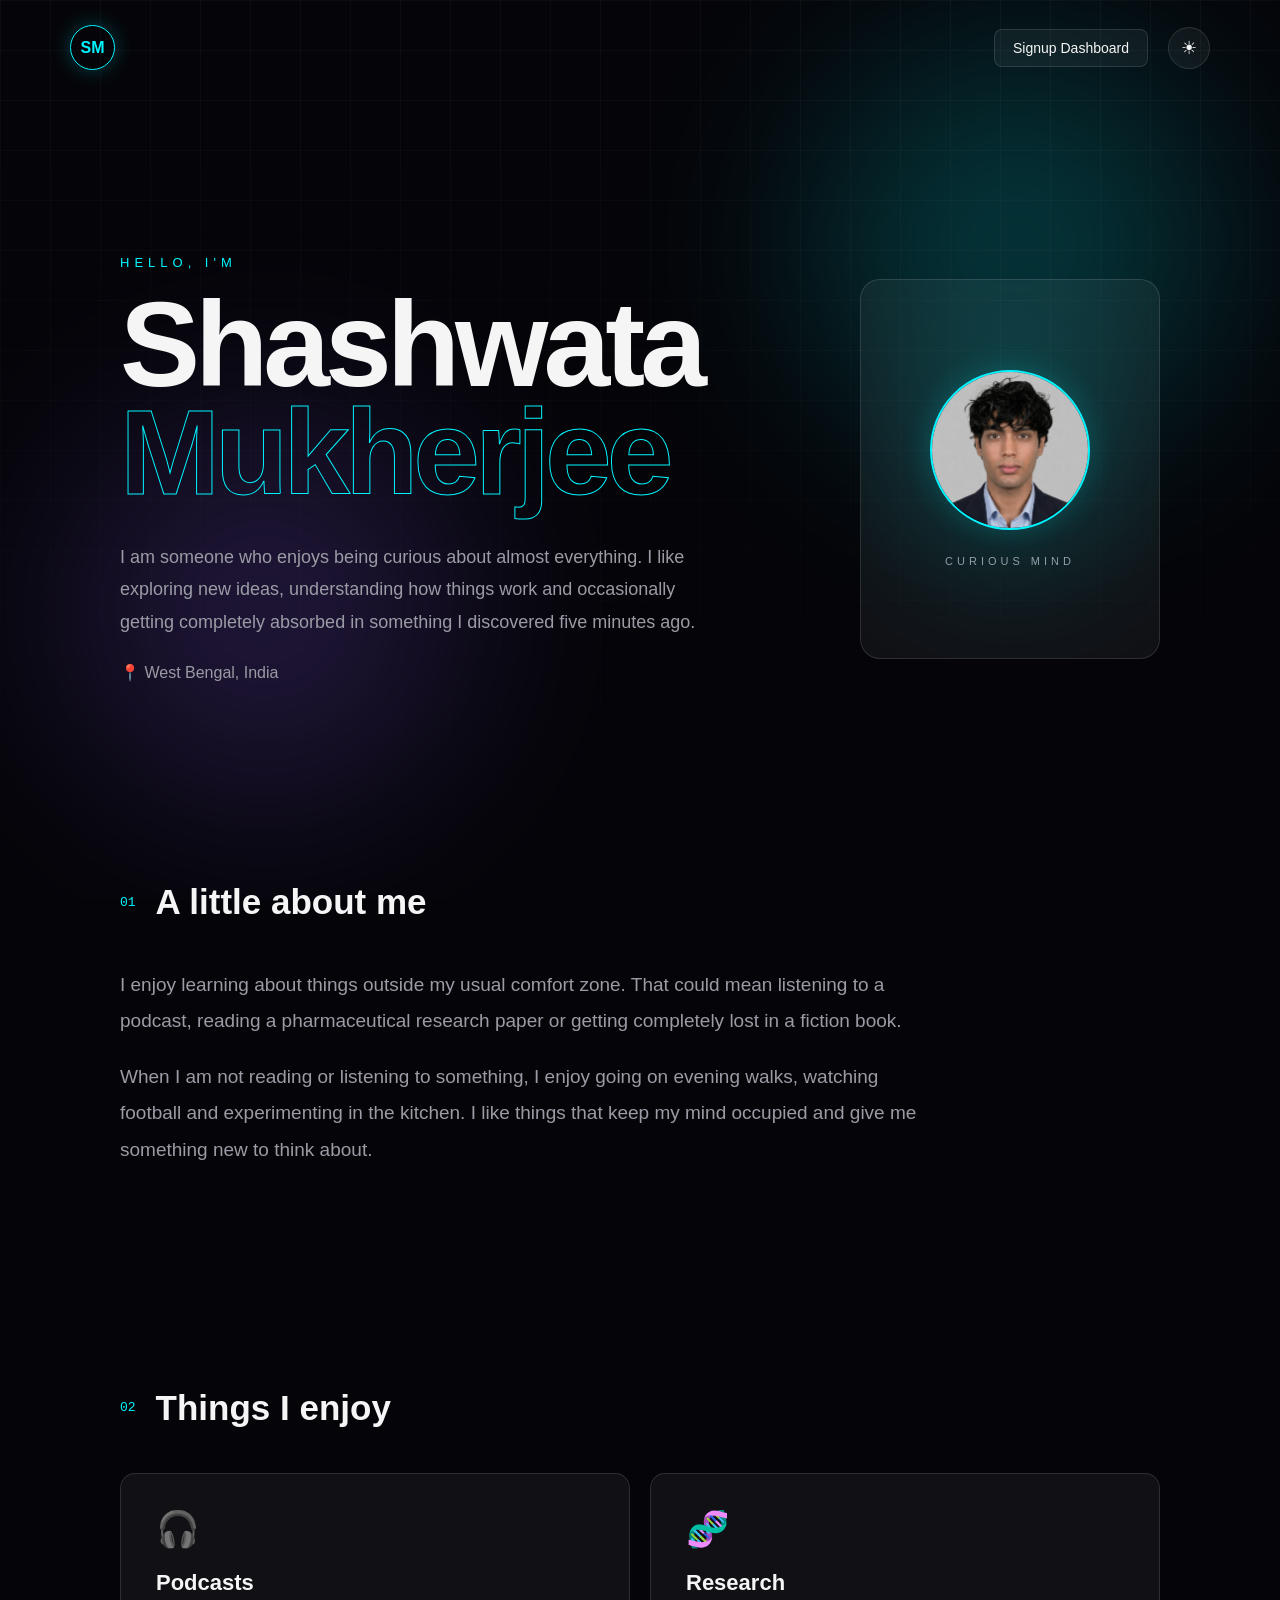
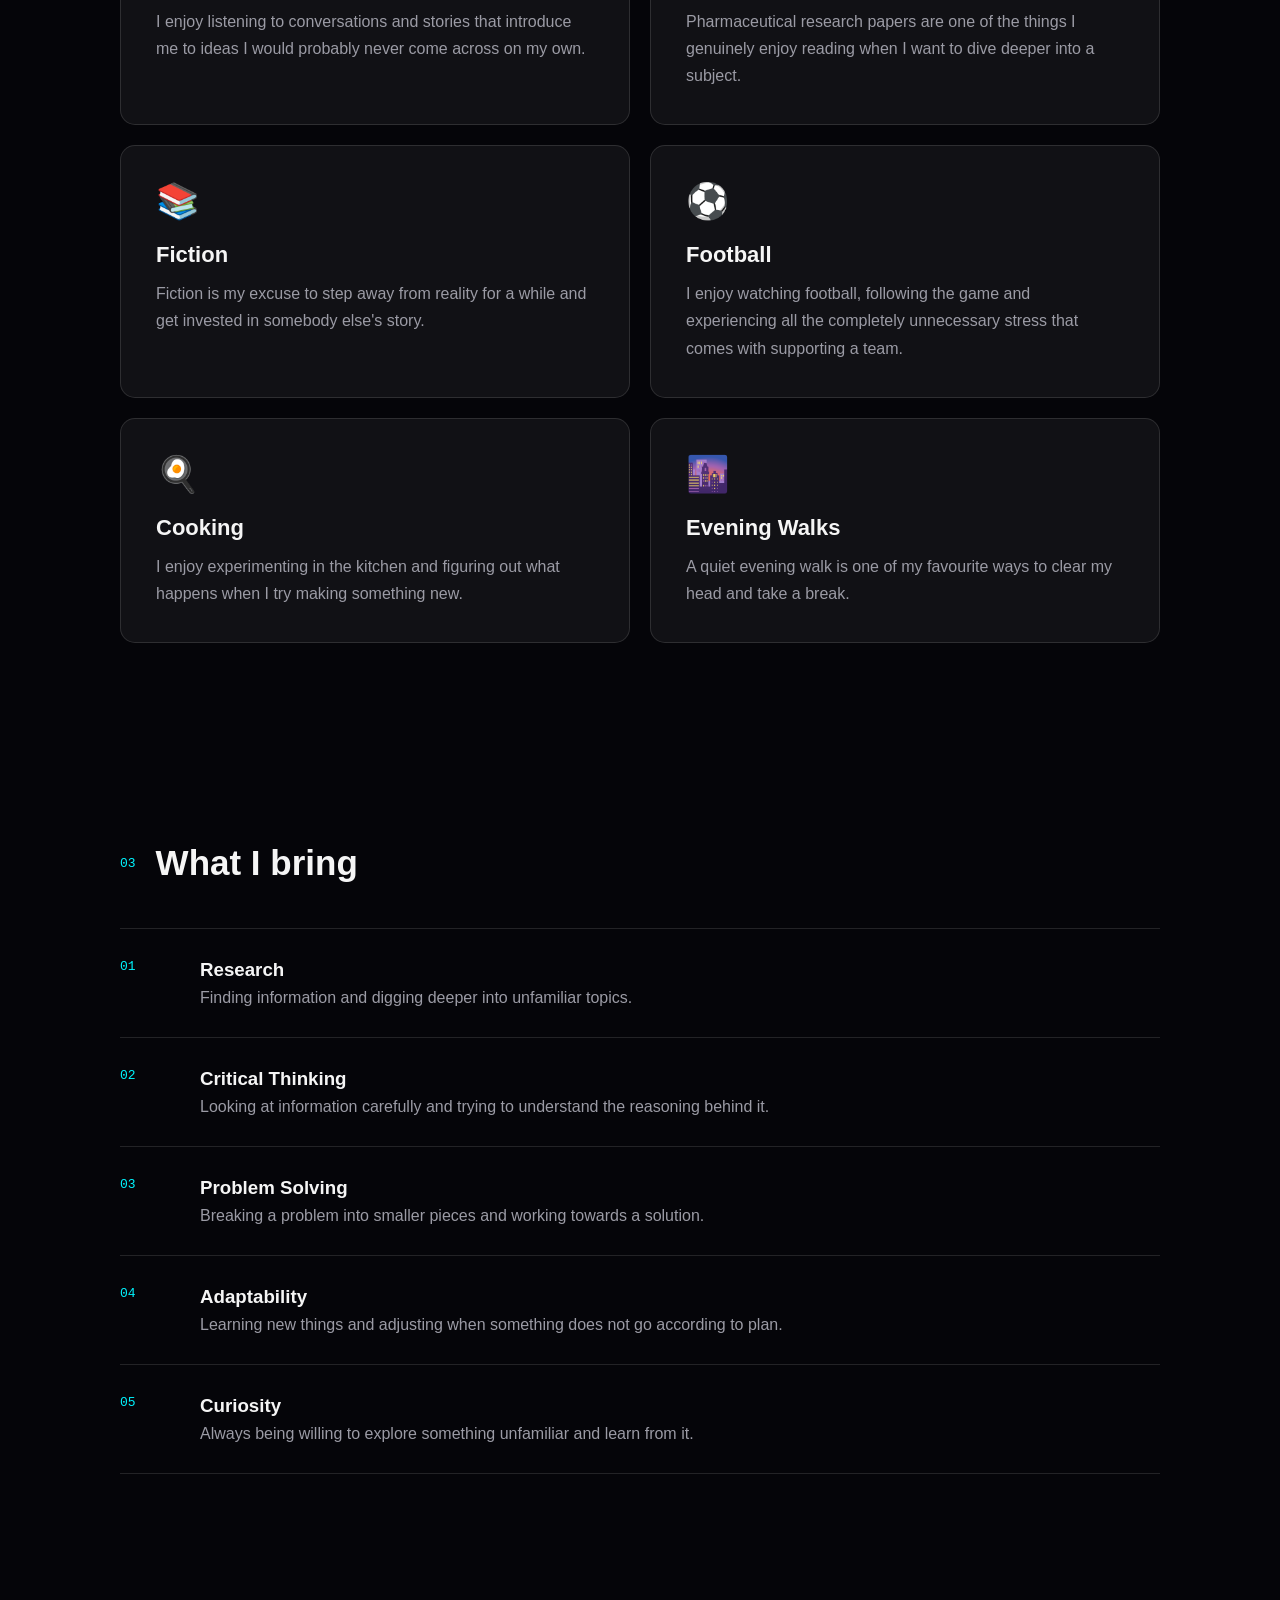
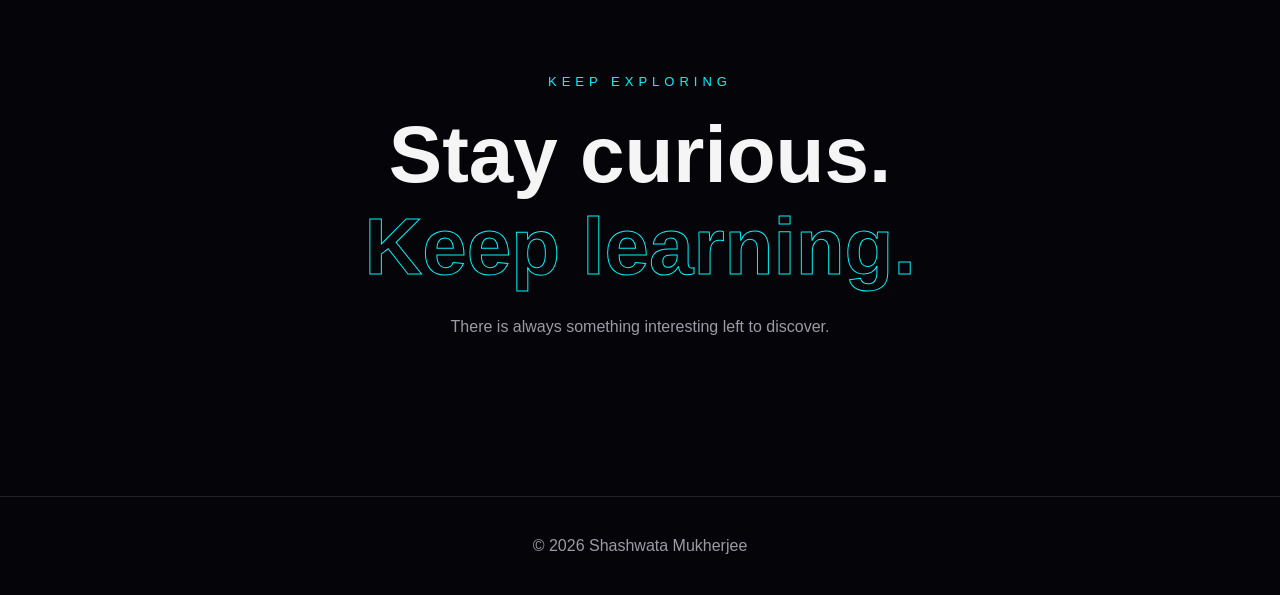
<file: index.html>
<!DOCTYPE html>
<html lang="en">

<head>
    <meta charset="UTF-8">
    <meta name="viewport" content="width=device-width, initial-scale=1.0">

    <title>Shashwata Mukherjee | Portfolio</title>

    <link rel="stylesheet" href="portfolio.css">
</head>

<body>

    <div class="background">
        <div class="orb orb1"></div>
        <div class="orb orb2"></div>
        <div class="grid"></div>
    </div>

    <header>

        <div class="logo">SM</div>

        <a href="signup.html" class="signup-link">Signup Dashboard</a>

        <button id="themeButton">☀</button>

    </header>


    <main>

        <section class="hero">

            <div class="heroText">

                <p class="eyebrow">HELLO, I'M</p>

                <h1>
                    Shashwata
                    <span>Mukherjee</span>
                </h1>

                <p class="intro">
                    I am someone who enjoys being curious about almost
                    everything. I like exploring new ideas, understanding
                    how things work and occasionally getting completely
                    absorbed in something I discovered five minutes ago.
                </p>

                <div class="location">
                    📍 West Bengal, India
                </div>

            </div>


            <div class="profileCard">

                <div class="profileGlow"></div>

                <img src="profile.jpg" alt="Shashwata Mukherjee" class="profileImage">

                <p>CURIOUS MIND</p>

            </div>

        </section>


        <section class="about">

            <div class="sectionTitle">
                <span>01</span>
                <h2>A little about me</h2>
            </div>

            <div class="aboutContent">

                <p>
                    I enjoy learning about things outside my usual
                    comfort zone. That could mean listening to a podcast,
                    reading a pharmaceutical research paper or getting
                    completely lost in a fiction book.
                </p>

                <p>
                    When I am not reading or listening to something,
                    I enjoy going on evening walks, watching football
                    and experimenting in the kitchen. I like things that
                    keep my mind occupied and give me something new to
                    think about.
                </p>

            </div>

        </section>


        <section class="interests">

            <div class="sectionTitle">
                <span>02</span>
                <h2>Things I enjoy</h2>
            </div>


            <div class="cards">

                <div class="card">
                    <div class="icon">🎧</div>

                    <h3>Podcasts</h3>

                    <p>
                        I enjoy listening to conversations and stories
                        that introduce me to ideas I would probably
                        never come across on my own.
                    </p>
                </div>


                <div class="card">
                    <div class="icon">🧬</div>

                    <h3>Research</h3>

                    <p>
                        Pharmaceutical research papers are one of
                        the things I genuinely enjoy reading when
                        I want to dive deeper into a subject.
                    </p>
                </div>


                <div class="card">
                    <div class="icon">📚</div>

                    <h3>Fiction</h3>

                    <p>
                        Fiction is my excuse to step away from
                        reality for a while and get invested in
                        somebody else's story.
                    </p>
                </div>


                <div class="card">
                    <div class="icon">⚽</div>

                    <h3>Football</h3>

                    <p>
                        I enjoy watching football, following the game
                        and experiencing all the completely unnecessary
                        stress that comes with supporting a team.
                    </p>
                </div>


                <div class="card">
                    <div class="icon">🍳</div>

                    <h3>Cooking</h3>

                    <p>
                        I enjoy experimenting in the kitchen and
                        figuring out what happens when I try making
                        something new.
                    </p>
                </div>


                <div class="card">
                    <div class="icon">🌆</div>

                    <h3>Evening Walks</h3>

                    <p>
                        A quiet evening walk is one of my favourite
                        ways to clear my head and take a break.
                    </p>
                </div>

            </div>

        </section>


        <section class="skills">

            <div class="sectionTitle">
                <span>03</span>
                <h2>What I bring</h2>
            </div>


            <div class="skillList">

                <div class="skill">

                    <span>01</span>

                    <div>
                        <h3>Research</h3>

                        <p>
                            Finding information and digging deeper
                            into unfamiliar topics.
                        </p>
                    </div>

                </div>


                <div class="skill">

                    <span>02</span>

                    <div>
                        <h3>Critical Thinking</h3>

                        <p>
                            Looking at information carefully and
                            trying to understand the reasoning behind it.
                        </p>
                    </div>

                </div>


                <div class="skill">

                    <span>03</span>

                    <div>
                        <h3>Problem Solving</h3>

                        <p>
                            Breaking a problem into smaller pieces
                            and working towards a solution.
                        </p>
                    </div>

                </div>


                <div class="skill">

                    <span>04</span>

                    <div>
                        <h3>Adaptability</h3>

                        <p>
                            Learning new things and adjusting when
                            something does not go according to plan.
                        </p>
                    </div>

                </div>


                <div class="skill">

                    <span>05</span>

                    <div>
                        <h3>Curiosity</h3>

                        <p>
                            Always being willing to explore something
                            unfamiliar and learn from it.
                        </p>
                    </div>

                </div>

            </div>

        </section>


        <section class="contact">

            <p class="eyebrow">KEEP EXPLORING</p>

            <h2>
                Stay curious.
                <span>Keep learning.</span>
            </h2>

            <p>
                There is always something interesting left to discover.
            </p>

        </section>

    </main>


    <footer>

        <p>© 2026 Shashwata Mukherjee</p>

    </footer>


    <script>

        const themeButton =
            document.getElementById("themeButton");


        themeButton.addEventListener("click", function () {

            document.body.classList.toggle("light");


            if (document.body.classList.contains("light")) {

                themeButton.textContent = "☾";

                localStorage.setItem("theme", "light");

            } else {

                themeButton.textContent = "☀";

                localStorage.setItem("theme", "dark");

            }

        });


        const savedTheme =
            localStorage.getItem("theme");


        if (savedTheme === "light") {

            document.body.classList.add("light");

            themeButton.textContent = "☾";

        }

    </script>

</body>

</html>
</file>
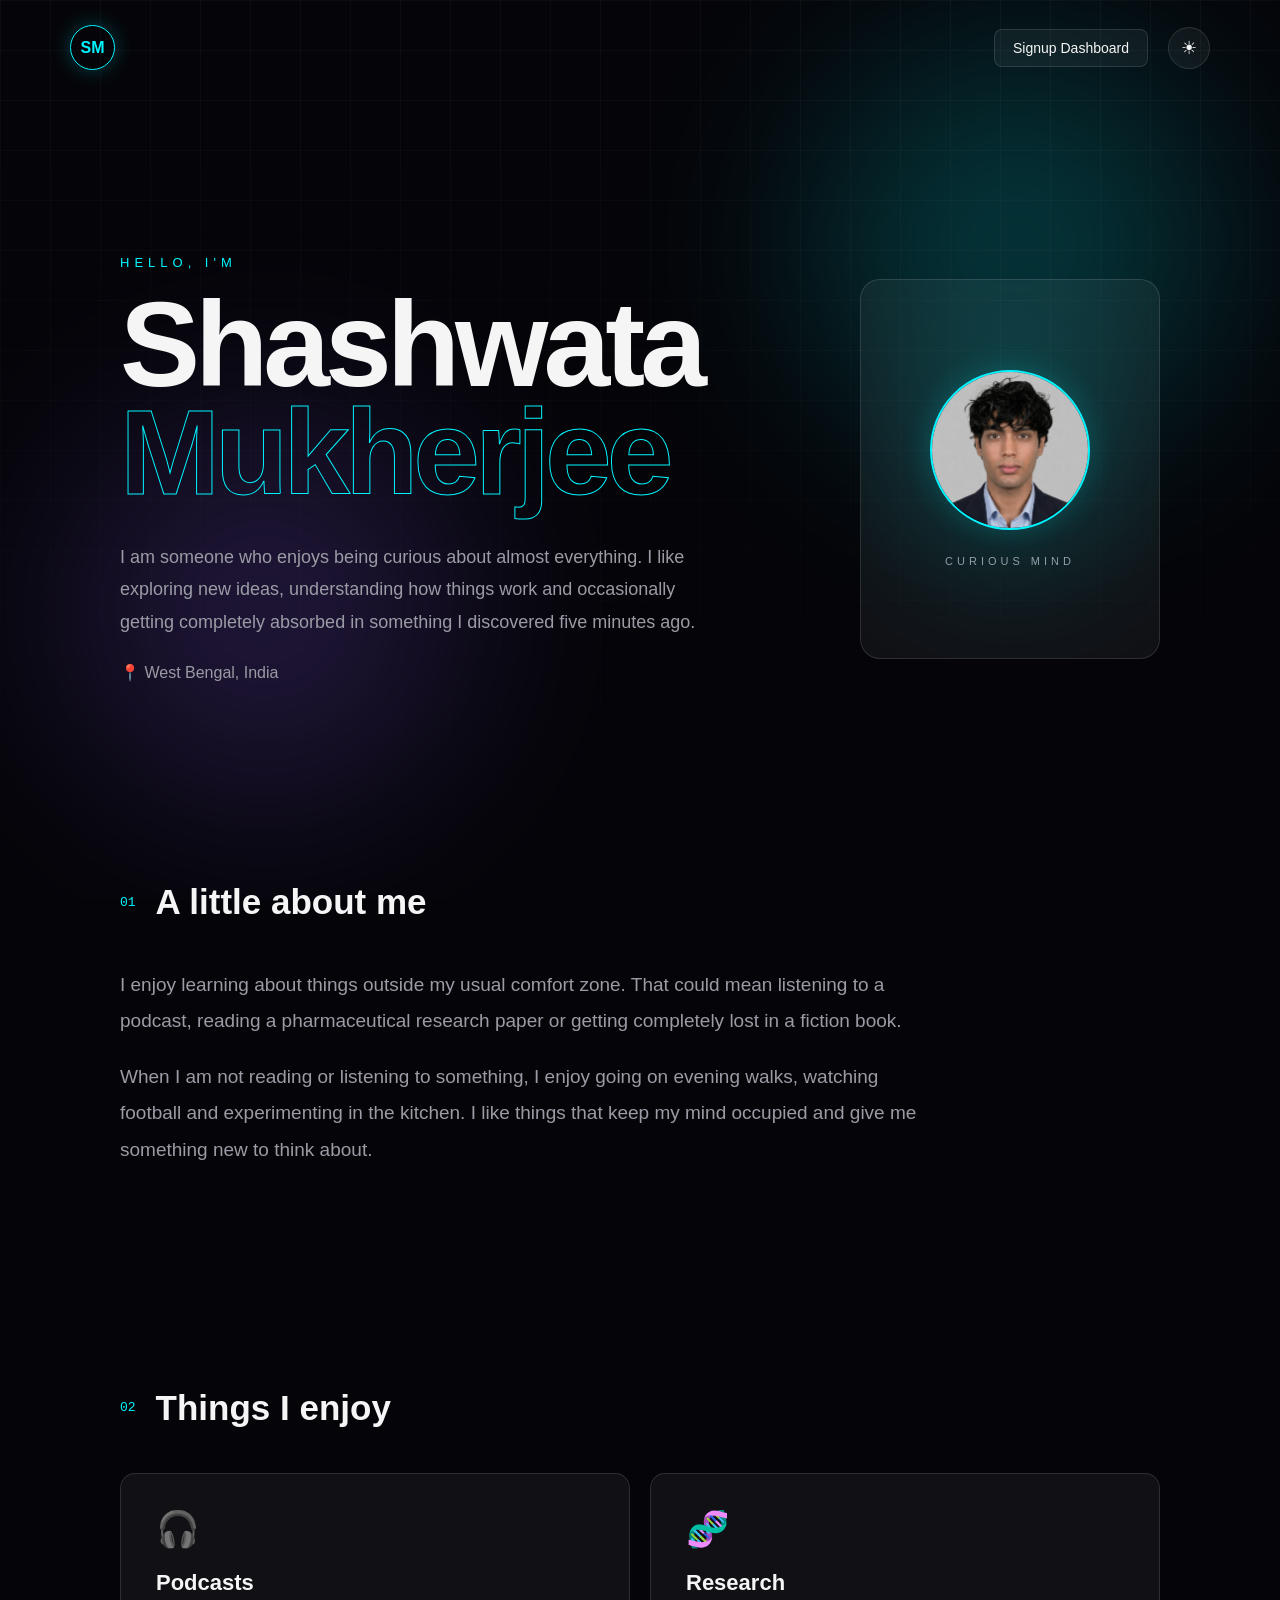
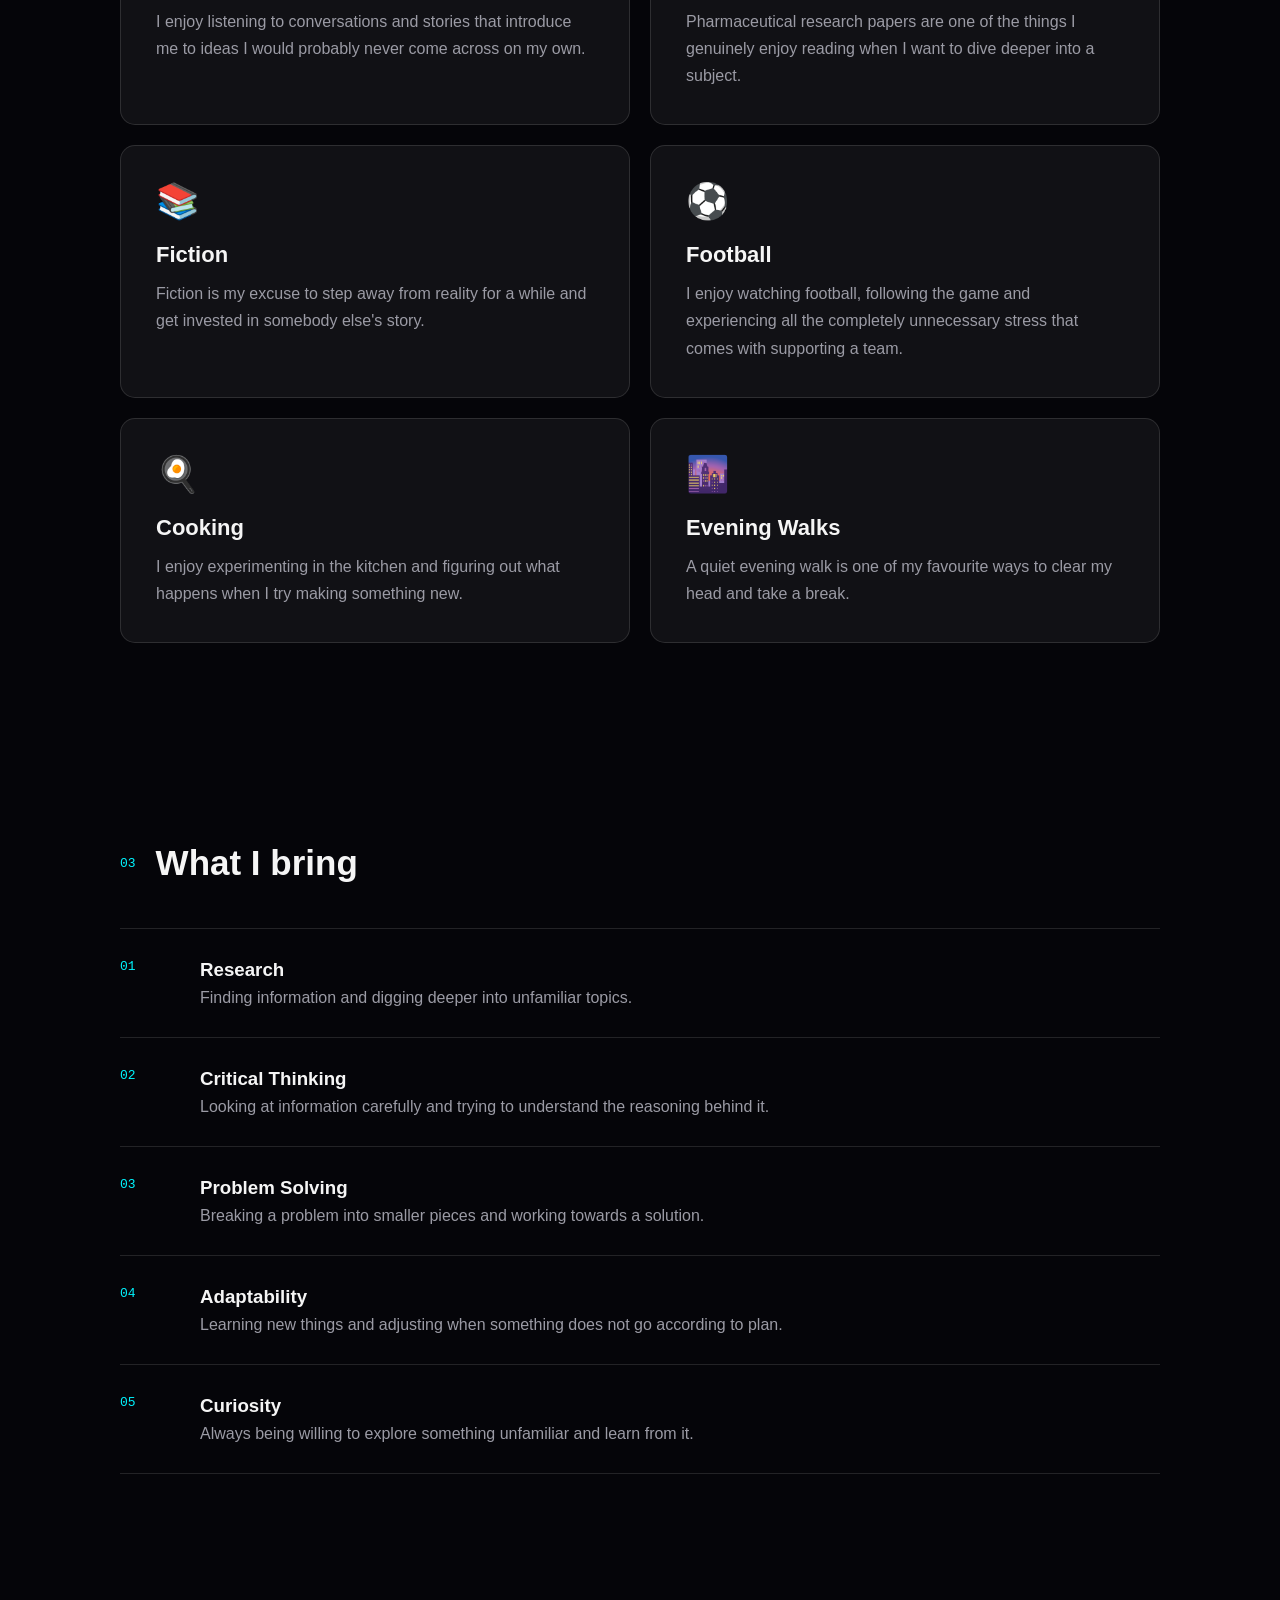
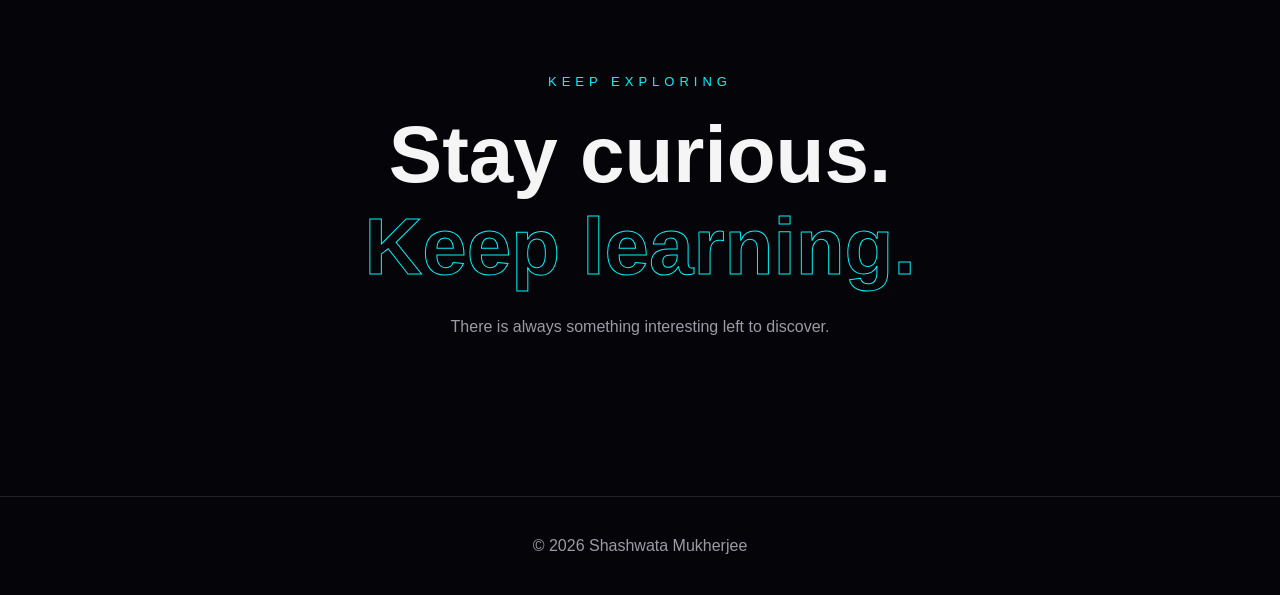
<file: Task-2-Personal-Introduction/index.html>
<!DOCTYPE html>
<html lang="en">

<head>
    <meta charset="UTF-8">
    <meta name="viewport" content="width=device-width, initial-scale=1.0">

    <title>Shashwata Mukherjee | Portfolio</title>

    <link rel="stylesheet" href="portfolio.css">
</head>

<body>

    <div class="background">
        <div class="orb orb1"></div>
        <div class="orb orb2"></div>
        <div class="grid"></div>
    </div>

    <header>

        <div class="logo">SM</div>

        <a href="../Task-1-Signup-Dashboard/signup.html" class="signup-link">Signup Dashboard</a>

        <button id="themeButton">☀</button>

    </header>


    <main>

        <section class="hero">

            <div class="heroText">

                <p class="eyebrow">HELLO, I'M</p>

                <h1>
                    Shashwata
                    <span>Mukherjee</span>
                </h1>

                <p class="intro">
                    I am someone who enjoys being curious about almost
                    everything. I like exploring new ideas, understanding
                    how things work and occasionally getting completely
                    absorbed in something I discovered five minutes ago.
                </p>

                <div class="location">
                    📍 West Bengal, India
                </div>

            </div>


            <div class="profileCard">

                <div class="profileGlow"></div>

                <img src="profile.jpg" alt="Shashwata Mukherjee" class="profileImage">

                <p>CURIOUS MIND</p>

            </div>

        </section>


        <section class="about">

            <div class="sectionTitle">
                <span>01</span>
                <h2>A little about me</h2>
            </div>

            <div class="aboutContent">

                <p>
                    I enjoy learning about things outside my usual
                    comfort zone. That could mean listening to a podcast,
                    reading a pharmaceutical research paper or getting
                    completely lost in a fiction book.
                </p>

                <p>
                    When I am not reading or listening to something,
                    I enjoy going on evening walks, watching football
                    and experimenting in the kitchen. I like things that
                    keep my mind occupied and give me something new to
                    think about.
                </p>

            </div>

        </section>


        <section class="interests">

            <div class="sectionTitle">
                <span>02</span>
                <h2>Things I enjoy</h2>
            </div>


            <div class="cards">

                <div class="card">
                    <div class="icon">🎧</div>

                    <h3>Podcasts</h3>

                    <p>
                        I enjoy listening to conversations and stories
                        that introduce me to ideas I would probably
                        never come across on my own.
                    </p>
                </div>


                <div class="card">
                    <div class="icon">🧬</div>

                    <h3>Research</h3>

                    <p>
                        Pharmaceutical research papers are one of
                        the things I genuinely enjoy reading when
                        I want to dive deeper into a subject.
                    </p>
                </div>


                <div class="card">
                    <div class="icon">📚</div>

                    <h3>Fiction</h3>

                    <p>
                        Fiction is my excuse to step away from
                        reality for a while and get invested in
                        somebody else's story.
                    </p>
                </div>


                <div class="card">
                    <div class="icon">⚽</div>

                    <h3>Football</h3>

                    <p>
                        I enjoy watching football, following the game
                        and experiencing all the completely unnecessary
                        stress that comes with supporting a team.
                    </p>
                </div>


                <div class="card">
                    <div class="icon">🍳</div>

                    <h3>Cooking</h3>

                    <p>
                        I enjoy experimenting in the kitchen and
                        figuring out what happens when I try making
                        something new.
                    </p>
                </div>


                <div class="card">
                    <div class="icon">🌆</div>

                    <h3>Evening Walks</h3>

                    <p>
                        A quiet evening walk is one of my favourite
                        ways to clear my head and take a break.
                    </p>
                </div>

            </div>

        </section>


        <section class="skills">

            <div class="sectionTitle">
                <span>03</span>
                <h2>What I bring</h2>
            </div>


            <div class="skillList">

                <div class="skill">

                    <span>01</span>

                    <div>
                        <h3>Research</h3>

                        <p>
                            Finding information and digging deeper
                            into unfamiliar topics.
                        </p>
                    </div>

                </div>


                <div class="skill">

                    <span>02</span>

                    <div>
                        <h3>Critical Thinking</h3>

                        <p>
                            Looking at information carefully and
                            trying to understand the reasoning behind it.
                        </p>
                    </div>

                </div>


                <div class="skill">

                    <span>03</span>

                    <div>
                        <h3>Problem Solving</h3>

                        <p>
                            Breaking a problem into smaller pieces
                            and working towards a solution.
                        </p>
                    </div>

                </div>


                <div class="skill">

                    <span>04</span>

                    <div>
                        <h3>Adaptability</h3>

                        <p>
                            Learning new things and adjusting when
                            something does not go according to plan.
                        </p>
                    </div>

                </div>


                <div class="skill">

                    <span>05</span>

                    <div>
                        <h3>Curiosity</h3>

                        <p>
                            Always being willing to explore something
                            unfamiliar and learn from it.
                        </p>
                    </div>

                </div>

            </div>

        </section>


        <section class="contact">

            <p class="eyebrow">KEEP EXPLORING</p>

            <h2>
                Stay curious.
                <span>Keep learning.</span>
            </h2>

            <p>
                There is always something interesting left to discover.
            </p>

        </section>

    </main>


    <footer>

        <p>© 2026 Shashwata Mukherjee</p>

    </footer>


    <script>

        const themeButton =
            document.getElementById("themeButton");


        themeButton.addEventListener("click", function () {

            document.body.classList.toggle("light");


            if (document.body.classList.contains("light")) {

                themeButton.textContent = "☾";

                localStorage.setItem("theme", "light");

            } else {

                themeButton.textContent = "☀";

                localStorage.setItem("theme", "dark");

            }

        });


        const savedTheme =
            localStorage.getItem("theme");


        if (savedTheme === "light") {

            document.body.classList.add("light");

            themeButton.textContent = "☾";

        }

    </script>

</body>

</html>
</file>
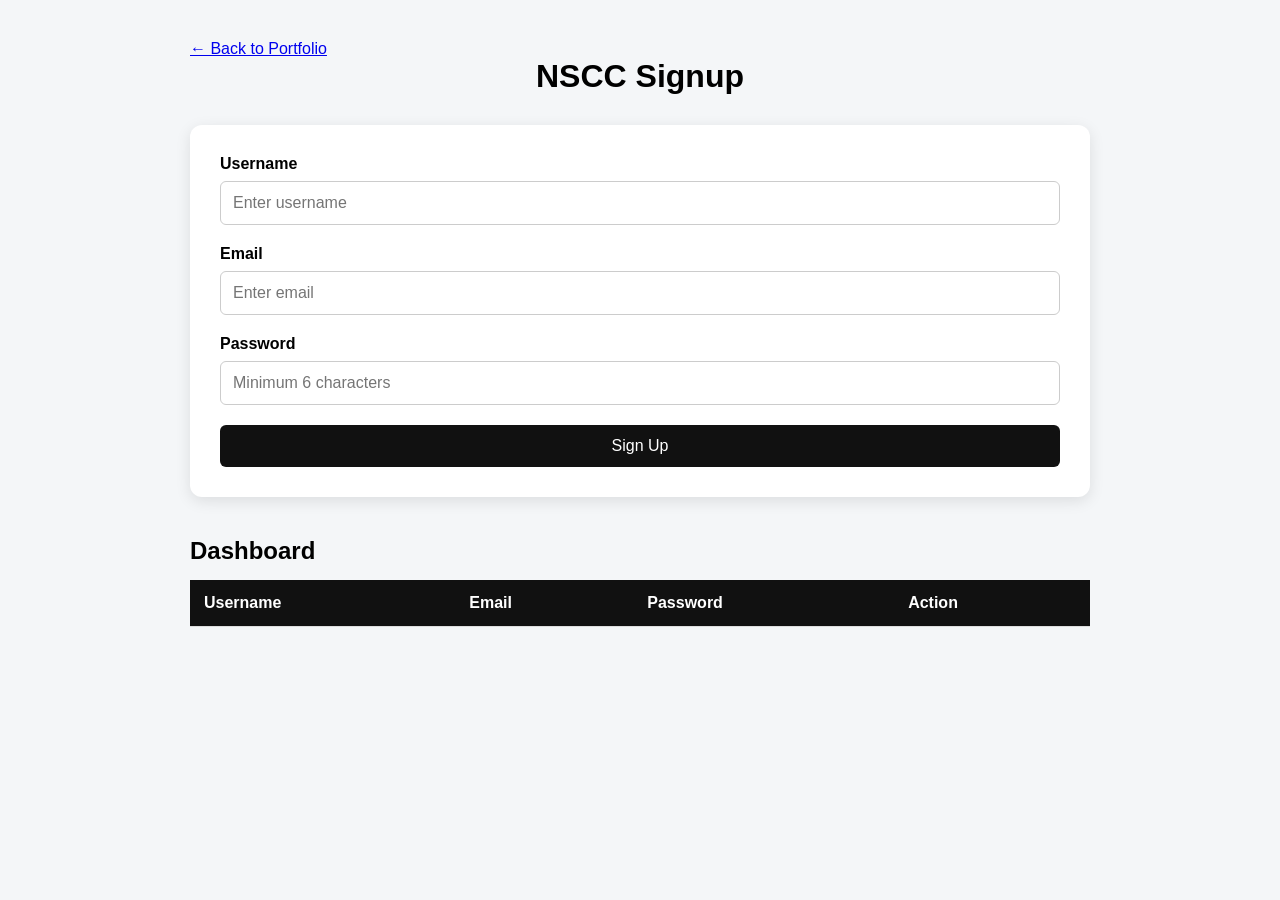
<file: signup.html>
<!DOCTYPE html>
<html lang="en">

<head>
    <meta charset="UTF-8">
    <meta name="viewport" content="width=device-width, initial-scale=1.0">
    <title>NSCC Signup Dashboard</title>

    <link rel="stylesheet" href="style.css">
</head>

<body>

    <div class="container">

        <a href="index.html" class="back-link">← Back to Portfolio</a>

        <h1>NSCC Signup</h1>

        <form id="signupForm">

            <label for="username">Username</label>
            <input type="text" id="username" placeholder="Enter username">

            <label for="email">Email</label>
            <input type="text" id="email" placeholder="Enter email">

            <label for="password">Password</label>
            <input type="password" id="password" placeholder="Minimum 6 characters">

            <button type="submit">Sign Up</button>

        </form>


        <section class="dashboard">

            <h2>Dashboard</h2>

            <div class="table-container">

                <table>

                    <thead>
                        <tr>
                            <th>Username</th>
                            <th>Email</th>
                            <th>Password</th>
                            <th>Action</th>
                        </tr>
                    </thead>

                    <tbody id="userTableBody"></tbody>

                </table>

            </div>

        </section>

    </div>


    <script src="signup.js"></script>

</body>

</html>
</file>
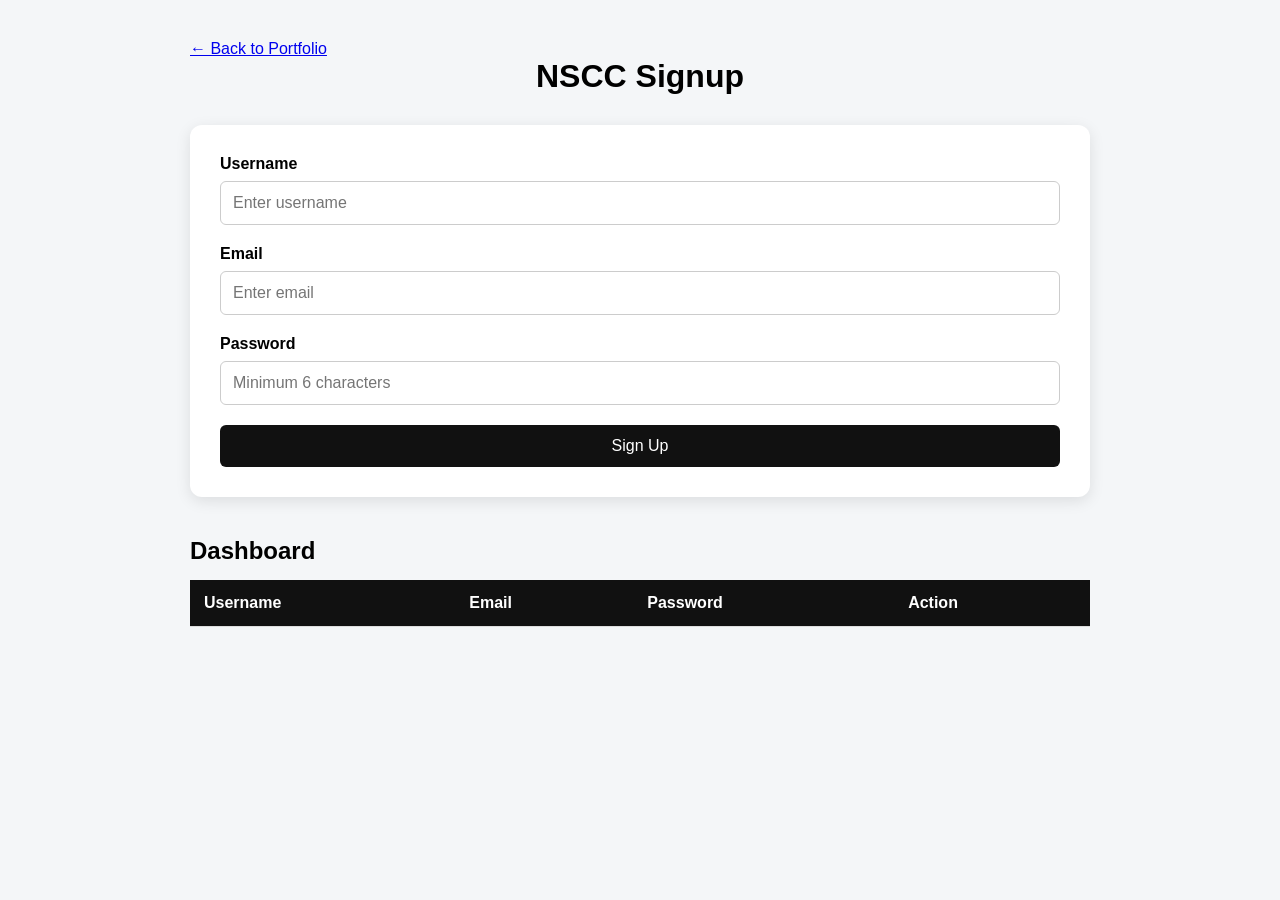
<file: Task-1-Signup-Dashboard/signup.html>
<!DOCTYPE html>
<html lang="en">

<head>
    <meta charset="UTF-8">
    <meta name="viewport" content="width=device-width, initial-scale=1.0">
    <title>NSCC Signup Dashboard</title>

    <link rel="stylesheet" href="style.css">
</head>

<body>

    <div class="container">

        <a href="../Task-2-Personal-Introduction/index.html" class="back-link">
            ← Back to Portfolio
        </a>

        <h1>NSCC Signup</h1>

        <form id="signupForm">

            <label for="username">Username</label>
            <input type="text" id="username" placeholder="Enter username">

            <label for="email">Email</label>
            <input type="text" id="email" placeholder="Enter email">

            <label for="password">Password</label>
            <input type="password" id="password" placeholder="Minimum 6 characters">

            <button type="submit">Sign Up</button>

        </form>


        <section class="dashboard">

            <h2>Dashboard</h2>

            <div class="table-container">

                <table>

                    <thead>
                        <tr>
                            <th>Username</th>
                            <th>Email</th>
                            <th>Password</th>
                            <th>Action</th>
                        </tr>
                    </thead>

                    <tbody id="userTableBody"></tbody>

                </table>

            </div>

        </section>

    </div>


    <script src="signup.js"></script>

</body>

</html>
</file>
<file: portfolio.css>
* {
    margin: 0;
    padding: 0;
    box-sizing: border-box;
}

:root {
    --background: #050509;
    --surface: rgba(255, 255, 255, 0.05);
    --border: rgba(255, 255, 255, 0.12);
    --text: #f5f5f5;
    --muted: #9b9ba5;
    --accent: #00f5ff;
    --accent2: #8b5cf6;
}

body {
    font-family: Arial, sans-serif;
    background: var(--background);
    color: var(--text);
    min-height: 100vh;
    overflow-x: hidden;
    transition: background 0.5s, color 0.5s;
}

.background {
    position: fixed;
    inset: 0;
    pointer-events: none;
    overflow: hidden;
    z-index: -1;
}

.grid {
    position: absolute;
    inset: 0;

    background-image:
        linear-gradient(rgba(255, 255, 255, 0.03) 1px,
            transparent 1px),
        linear-gradient(90deg,
            rgba(255, 255, 255, 0.03) 1px,
            transparent 1px);

    background-size: 50px 50px;

    mask-image: linear-gradient(to bottom,
            black,
            transparent);
}

.orb {
    position: absolute;
    width: 400px;
    height: 400px;
    border-radius: 50%;
    filter: blur(100px);
    opacity: 0.2;
    animation: float 8s ease-in-out infinite;
}

.orb1 {
    background: var(--accent);
    top: 5%;
    right: 5%;
}

.orb2 {
    background: var(--accent2);
    bottom: 10%;
    left: 5%;
    animation-delay: 2s;
}

@keyframes float {

    0%,
    100% {
        transform: translateY(0);
    }

    50% {
        transform: translateY(-40px);
    }
}

header {
    max-width: 1200px;
    margin: auto;
    padding: 25px 30px;

    display: flex;
    justify-content: space-between;
    align-items: center;
    gap: 20px;
}

.logo {
    width: 45px;
    height: 45px;

    display: flex;
    justify-content: center;
    align-items: center;

    border: 1px solid var(--accent);
    border-radius: 50%;

    color: var(--accent);
    font-weight: bold;

    box-shadow: 0 0 20px rgba(0, 245, 255, 0.25);
}

.signup-link {
    margin-left: auto;

    padding: 10px 18px;

    border: 1px solid var(--border);
    border-radius: 8px;

    background: var(--surface);
    color: var(--text);

    text-decoration: none;
    font-size: 14px;

    transition: 0.3s;
}

.signup-link:hover {
    border-color: var(--accent);
    color: var(--accent);
    transform: translateY(-2px);
}

#themeButton {
    width: 42px;
    height: 42px;

    border: 1px solid var(--border);
    border-radius: 50%;

    background: var(--surface);
    color: var(--text);

    cursor: pointer;
    font-size: 18px;

    transition: 0.3s;
}

#themeButton:hover {
    transform: rotate(20deg) scale(1.1);
    border-color: var(--accent);
}

main {
    max-width: 1100px;
    margin: auto;
    padding: 60px 30px;
}

.hero {
    min-height: 600px;

    display: flex;
    align-items: center;
    justify-content: space-between;
    gap: 60px;
}

.heroText {
    max-width: 650px;
    animation: fadeUp 1s ease forwards;
}

.eyebrow {
    color: var(--accent);
    letter-spacing: 5px;
    font-size: 13px;
    margin-bottom: 20px;
}

h1 {
    font-size: clamp(60px, 10vw, 120px);
    line-height: 0.9;
    letter-spacing: -5px;
}

h1 span,
.contact h2 span {
    display: block;
    color: transparent;
    -webkit-text-stroke: 1px var(--accent);
}

.intro {
    max-width: 600px;
    color: var(--muted);
    font-size: 18px;
    line-height: 1.8;
    margin-top: 35px;
}

.location {
    margin-top: 25px;
    color: var(--muted);
}

.profileCard {
    position: relative;

    width: 300px;
    height: 380px;

    flex-shrink: 0;

    border: 1px solid var(--border);
    border-radius: 20px;

    background: var(--surface);

    display: flex;
    flex-direction: column;
    justify-content: center;
    align-items: center;

    overflow: hidden;

    animation: floatCard 5s ease-in-out infinite;
}

.profileGlow {
    position: absolute;

    width: 200px;
    height: 200px;

    border-radius: 50%;

    background: var(--accent);
    filter: blur(80px);
    opacity: 0.2;
}

.profileImage {
    width: 160px;
    height: 160px;

    object-fit: cover;

    border-radius: 50%;

    border: 2px solid var(--accent);

    box-shadow:
        0 0 30px rgba(0, 245, 255, 0.2),
        inset 0 0 30px rgba(0, 245, 255, 0.1);

    z-index: 1;
}

.profileCard p {
    margin-top: 25px;
    color: var(--muted);
    letter-spacing: 4px;
    font-size: 11px;
}

@keyframes floatCard {

    0%,
    100% {
        transform: translateY(0) rotate(1deg);
    }

    50% {
        transform: translateY(-15px) rotate(-1deg);
    }
}

@keyframes fadeUp {

    from {
        opacity: 0;
        transform: translateY(30px);
    }

    to {
        opacity: 1;
        transform: translateY(0);
    }
}

section {
    padding: 100px 0;
}

.sectionTitle {
    display: flex;
    align-items: center;
    gap: 20px;
    margin-bottom: 45px;
}

.sectionTitle span {
    color: var(--accent);
    font-family: monospace;
}

.sectionTitle h2 {
    font-size: 35px;
}

.aboutContent {
    max-width: 800px;
}

.aboutContent p {
    color: var(--muted);
    font-size: 19px;
    line-height: 1.9;
    margin-bottom: 20px;
}

.cards {
    display: grid;
    grid-template-columns: repeat(2, 1fr);
    gap: 20px;
}

.card {
    padding: 35px;

    background: var(--surface);
    border: 1px solid var(--border);
    border-radius: 15px;

    transition: 0.4s;
}

.card:hover {
    transform: translateY(-8px);
    border-color: var(--accent);
    box-shadow: 0 15px 40px rgba(0, 245, 255, 0.08);
}

.icon {
    font-size: 35px;
    margin-bottom: 20px;
}

.card h3 {
    font-size: 22px;
    margin-bottom: 12px;
}

.card p {
    color: var(--muted);
    line-height: 1.7;
}

.skillList {
    border-top: 1px solid var(--border);
}

.skill {
    display: grid;
    grid-template-columns: 80px 1fr;

    padding: 30px 0;

    border-bottom: 1px solid var(--border);

    transition: 0.3s;
}

.skill:hover {
    padding-left: 15px;
}

.skill>span {
    color: var(--accent);
    font-family: monospace;
}

.skill h3 {
    margin-bottom: 8px;
}

.skill p {
    color: var(--muted);
}

.contact {
    text-align: center;
}

.contact h2 {
    font-size: clamp(40px, 7vw, 80px);
    margin-bottom: 25px;
}

.contact>p:last-child {
    color: var(--muted);
}

footer {
    text-align: center;
    padding: 40px;
    color: var(--muted);
    border-top: 1px solid var(--border);
}

body.light {
    --background: #f4f7fb;
    --surface: rgba(0, 0, 0, 0.04);
    --border: rgba(0, 0, 0, 0.12);
    --text: #111118;
    --muted: #5f6270;
    --accent: #0066ff;
    --accent2: #7c3aed;
}

body.light .grid {
    background-image:
        linear-gradient(rgba(0, 0, 0, 0.04) 1px,
            transparent 1px),
        linear-gradient(90deg,
            rgba(0, 0, 0, 0.04) 1px,
            transparent 1px);
}

@media (max-width: 750px) {

    header {
        padding: 20px;
    }

    main {
        padding: 30px 20px;
    }

    .hero {
        min-height: auto;
        padding-top: 40px;

        flex-direction: column;
        align-items: flex-start;
    }

    h1 {
        font-size: 65px;
    }

    .profileCard {
        width: 100%;
        height: 300px;
    }

    .cards {
        grid-template-columns: 1fr;
    }

    section {
        padding: 70px 0;
    }

    .sectionTitle h2 {
        font-size: 28px;
    }

    .skill {
        grid-template-columns: 55px 1fr;
    }

    .signup-link {
        font-size: 12px;
        padding: 9px 12px;
    }
}
</file>
<file: Task-2-Personal-Introduction/portfolio.css>
* {
    margin: 0;
    padding: 0;
    box-sizing: border-box;
}

:root {
    --background: #050509;
    --surface: rgba(255, 255, 255, 0.05);
    --border: rgba(255, 255, 255, 0.12);
    --text: #f5f5f5;
    --muted: #9b9ba5;
    --accent: #00f5ff;
    --accent2: #8b5cf6;
}

body {
    font-family: Arial, sans-serif;
    background: var(--background);
    color: var(--text);
    min-height: 100vh;
    overflow-x: hidden;
    transition: background 0.5s, color 0.5s;
}

.background {
    position: fixed;
    inset: 0;
    pointer-events: none;
    overflow: hidden;
    z-index: -1;
}

.grid {
    position: absolute;
    inset: 0;

    background-image:
        linear-gradient(rgba(255, 255, 255, 0.03) 1px,
            transparent 1px),
        linear-gradient(90deg,
            rgba(255, 255, 255, 0.03) 1px,
            transparent 1px);

    background-size: 50px 50px;

    mask-image: linear-gradient(to bottom,
            black,
            transparent);
}

.orb {
    position: absolute;
    width: 400px;
    height: 400px;
    border-radius: 50%;
    filter: blur(100px);
    opacity: 0.2;
    animation: float 8s ease-in-out infinite;
}

.orb1 {
    background: var(--accent);
    top: 5%;
    right: 5%;
}

.orb2 {
    background: var(--accent2);
    bottom: 10%;
    left: 5%;
    animation-delay: 2s;
}

@keyframes float {

    0%,
    100% {
        transform: translateY(0);
    }

    50% {
        transform: translateY(-40px);
    }
}

header {
    max-width: 1200px;
    margin: auto;
    padding: 25px 30px;

    display: flex;
    justify-content: space-between;
    align-items: center;
    gap: 20px;
}

.logo {
    width: 45px;
    height: 45px;

    display: flex;
    justify-content: center;
    align-items: center;

    border: 1px solid var(--accent);
    border-radius: 50%;

    color: var(--accent);
    font-weight: bold;

    box-shadow: 0 0 20px rgba(0, 245, 255, 0.25);
}

.signup-link {
    margin-left: auto;

    padding: 10px 18px;

    border: 1px solid var(--border);
    border-radius: 8px;

    background: var(--surface);
    color: var(--text);

    text-decoration: none;
    font-size: 14px;

    transition: 0.3s;
}

.signup-link:hover {
    border-color: var(--accent);
    color: var(--accent);
    transform: translateY(-2px);
}

#themeButton {
    width: 42px;
    height: 42px;

    border: 1px solid var(--border);
    border-radius: 50%;

    background: var(--surface);
    color: var(--text);

    cursor: pointer;
    font-size: 18px;

    transition: 0.3s;
}

#themeButton:hover {
    transform: rotate(20deg) scale(1.1);
    border-color: var(--accent);
}

main {
    max-width: 1100px;
    margin: auto;
    padding: 60px 30px;
}

.hero {
    min-height: 600px;

    display: flex;
    align-items: center;
    justify-content: space-between;
    gap: 60px;
}

.heroText {
    max-width: 650px;
    animation: fadeUp 1s ease forwards;
}

.eyebrow {
    color: var(--accent);
    letter-spacing: 5px;
    font-size: 13px;
    margin-bottom: 20px;
}

h1 {
    font-size: clamp(60px, 10vw, 120px);
    line-height: 0.9;
    letter-spacing: -5px;
}

h1 span,
.contact h2 span {
    display: block;
    color: transparent;
    -webkit-text-stroke: 1px var(--accent);
}

.intro {
    max-width: 600px;
    color: var(--muted);
    font-size: 18px;
    line-height: 1.8;
    margin-top: 35px;
}

.location {
    margin-top: 25px;
    color: var(--muted);
}

.profileCard {
    position: relative;

    width: 300px;
    height: 380px;

    flex-shrink: 0;

    border: 1px solid var(--border);
    border-radius: 20px;

    background: var(--surface);

    display: flex;
    flex-direction: column;
    justify-content: center;
    align-items: center;

    overflow: hidden;

    animation: floatCard 5s ease-in-out infinite;
}

.profileGlow {
    position: absolute;

    width: 200px;
    height: 200px;

    border-radius: 50%;

    background: var(--accent);
    filter: blur(80px);
    opacity: 0.2;
}

.profileImage {
    width: 160px;
    height: 160px;

    object-fit: cover;

    border-radius: 50%;

    border: 2px solid var(--accent);

    box-shadow:
        0 0 30px rgba(0, 245, 255, 0.2),
        inset 0 0 30px rgba(0, 245, 255, 0.1);

    z-index: 1;
}

.profileCard p {
    margin-top: 25px;
    color: var(--muted);
    letter-spacing: 4px;
    font-size: 11px;
}

@keyframes floatCard {

    0%,
    100% {
        transform: translateY(0) rotate(1deg);
    }

    50% {
        transform: translateY(-15px) rotate(-1deg);
    }
}

@keyframes fadeUp {

    from {
        opacity: 0;
        transform: translateY(30px);
    }

    to {
        opacity: 1;
        transform: translateY(0);
    }
}

section {
    padding: 100px 0;
}

.sectionTitle {
    display: flex;
    align-items: center;
    gap: 20px;
    margin-bottom: 45px;
}

.sectionTitle span {
    color: var(--accent);
    font-family: monospace;
}

.sectionTitle h2 {
    font-size: 35px;
}

.aboutContent {
    max-width: 800px;
}

.aboutContent p {
    color: var(--muted);
    font-size: 19px;
    line-height: 1.9;
    margin-bottom: 20px;
}

.cards {
    display: grid;
    grid-template-columns: repeat(2, 1fr);
    gap: 20px;
}

.card {
    padding: 35px;

    background: var(--surface);
    border: 1px solid var(--border);
    border-radius: 15px;

    transition: 0.4s;
}

.card:hover {
    transform: translateY(-8px);
    border-color: var(--accent);
    box-shadow: 0 15px 40px rgba(0, 245, 255, 0.08);
}

.icon {
    font-size: 35px;
    margin-bottom: 20px;
}

.card h3 {
    font-size: 22px;
    margin-bottom: 12px;
}

.card p {
    color: var(--muted);
    line-height: 1.7;
}

.skillList {
    border-top: 1px solid var(--border);
}

.skill {
    display: grid;
    grid-template-columns: 80px 1fr;

    padding: 30px 0;

    border-bottom: 1px solid var(--border);

    transition: 0.3s;
}

.skill:hover {
    padding-left: 15px;
}

.skill>span {
    color: var(--accent);
    font-family: monospace;
}

.skill h3 {
    margin-bottom: 8px;
}

.skill p {
    color: var(--muted);
}

.contact {
    text-align: center;
}

.contact h2 {
    font-size: clamp(40px, 7vw, 80px);
    margin-bottom: 25px;
}

.contact>p:last-child {
    color: var(--muted);
}

footer {
    text-align: center;
    padding: 40px;
    color: var(--muted);
    border-top: 1px solid var(--border);
}

body.light {
    --background: #f4f7fb;
    --surface: rgba(0, 0, 0, 0.04);
    --border: rgba(0, 0, 0, 0.12);
    --text: #111118;
    --muted: #5f6270;
    --accent: #0066ff;
    --accent2: #7c3aed;
}

body.light .grid {
    background-image:
        linear-gradient(rgba(0, 0, 0, 0.04) 1px,
            transparent 1px),
        linear-gradient(90deg,
            rgba(0, 0, 0, 0.04) 1px,
            transparent 1px);
}

@media (max-width: 750px) {

    header {
        padding: 20px;
    }

    main {
        padding: 30px 20px;
    }

    .hero {
        min-height: auto;
        padding-top: 40px;

        flex-direction: column;
        align-items: flex-start;
    }

    h1 {
        font-size: 65px;
    }

    .profileCard {
        width: 100%;
        height: 300px;
    }

    .cards {
        grid-template-columns: 1fr;
    }

    section {
        padding: 70px 0;
    }

    .sectionTitle h2 {
        font-size: 28px;
    }

    .skill {
        grid-template-columns: 55px 1fr;
    }

    .signup-link {
        font-size: 12px;
        padding: 9px 12px;
    }
}
</file>
<file: style.css>
* {
    box-sizing: border-box;
    margin: 0;
    padding: 0;
}

body {
    font-family: Arial, sans-serif;
    background: #f4f6f8;
    min-height: 100vh;
    padding: 40px 20px;
}

.container {
    max-width: 900px;
    margin: auto;
}

h1 {
    text-align: center;
    margin-bottom: 30px;
}

form {
    background: white;
    padding: 30px;
    border-radius: 12px;
    box-shadow: 0 4px 15px rgba(0, 0, 0, 0.1);
}

label {
    display: block;
    margin-bottom: 8px;
    font-weight: bold;
}

input {
    width: 100%;
    padding: 12px;
    margin-bottom: 20px;

    border: 1px solid #ccc;
    border-radius: 6px;

    font-size: 16px;
}

input:focus {
    outline: none;
    border-color: #111;
}

button {
    width: 100%;
    padding: 12px;

    border: none;
    border-radius: 6px;

    background: #111;
    color: white;

    font-size: 16px;
    cursor: pointer;
}

button:hover {
    opacity: 0.85;
}

.dashboard {
    margin-top: 40px;
}

.dashboard h2 {
    margin-bottom: 15px;
}

.table-container {
    overflow-x: auto;
}

table {
    width: 100%;
    background: white;
    border-collapse: collapse;
}

th,
td {
    padding: 14px;
    border-bottom: 1px solid #ddd;
    text-align: left;
}

th {
    background: #111;
    color: white;
}

.delete-btn {
    width: auto;
    padding: 8px 14px;
    background: #d63031;
}

@media (max-width: 600px) {

    body {
        padding: 20px 10px;
    }

    form {
        padding: 20px;
    }

    th,
    td {
        padding: 10px;
        font-size: 14px;
    }
}
</file>
<file: Task-1-Signup-Dashboard/style.css>
* {
    box-sizing: border-box;
    margin: 0;
    padding: 0;
}

body {
    font-family: Arial, sans-serif;
    background: #f4f6f8;
    min-height: 100vh;
    padding: 40px 20px;
}

.container {
    max-width: 900px;
    margin: auto;
}

h1 {
    text-align: center;
    margin-bottom: 30px;
}

form {
    background: white;
    padding: 30px;
    border-radius: 12px;
    box-shadow: 0 4px 15px rgba(0, 0, 0, 0.1);
}

label {
    display: block;
    margin-bottom: 8px;
    font-weight: bold;
}

input {
    width: 100%;
    padding: 12px;
    margin-bottom: 20px;

    border: 1px solid #ccc;
    border-radius: 6px;

    font-size: 16px;
}

input:focus {
    outline: none;
    border-color: #111;
}

button {
    width: 100%;
    padding: 12px;

    border: none;
    border-radius: 6px;

    background: #111;
    color: white;

    font-size: 16px;
    cursor: pointer;
}

button:hover {
    opacity: 0.85;
}

.dashboard {
    margin-top: 40px;
}

.dashboard h2 {
    margin-bottom: 15px;
}

.table-container {
    overflow-x: auto;
}

table {
    width: 100%;
    background: white;
    border-collapse: collapse;
}

th,
td {
    padding: 14px;
    border-bottom: 1px solid #ddd;
    text-align: left;
}

th {
    background: #111;
    color: white;
}

.delete-btn {
    width: auto;
    padding: 8px 14px;
    background: #d63031;
}

@media (max-width: 600px) {

    body {
        padding: 20px 10px;
    }

    form {
        padding: 20px;
    }

    th,
    td {
        padding: 10px;
        font-size: 14px;
    }
}
</file>
